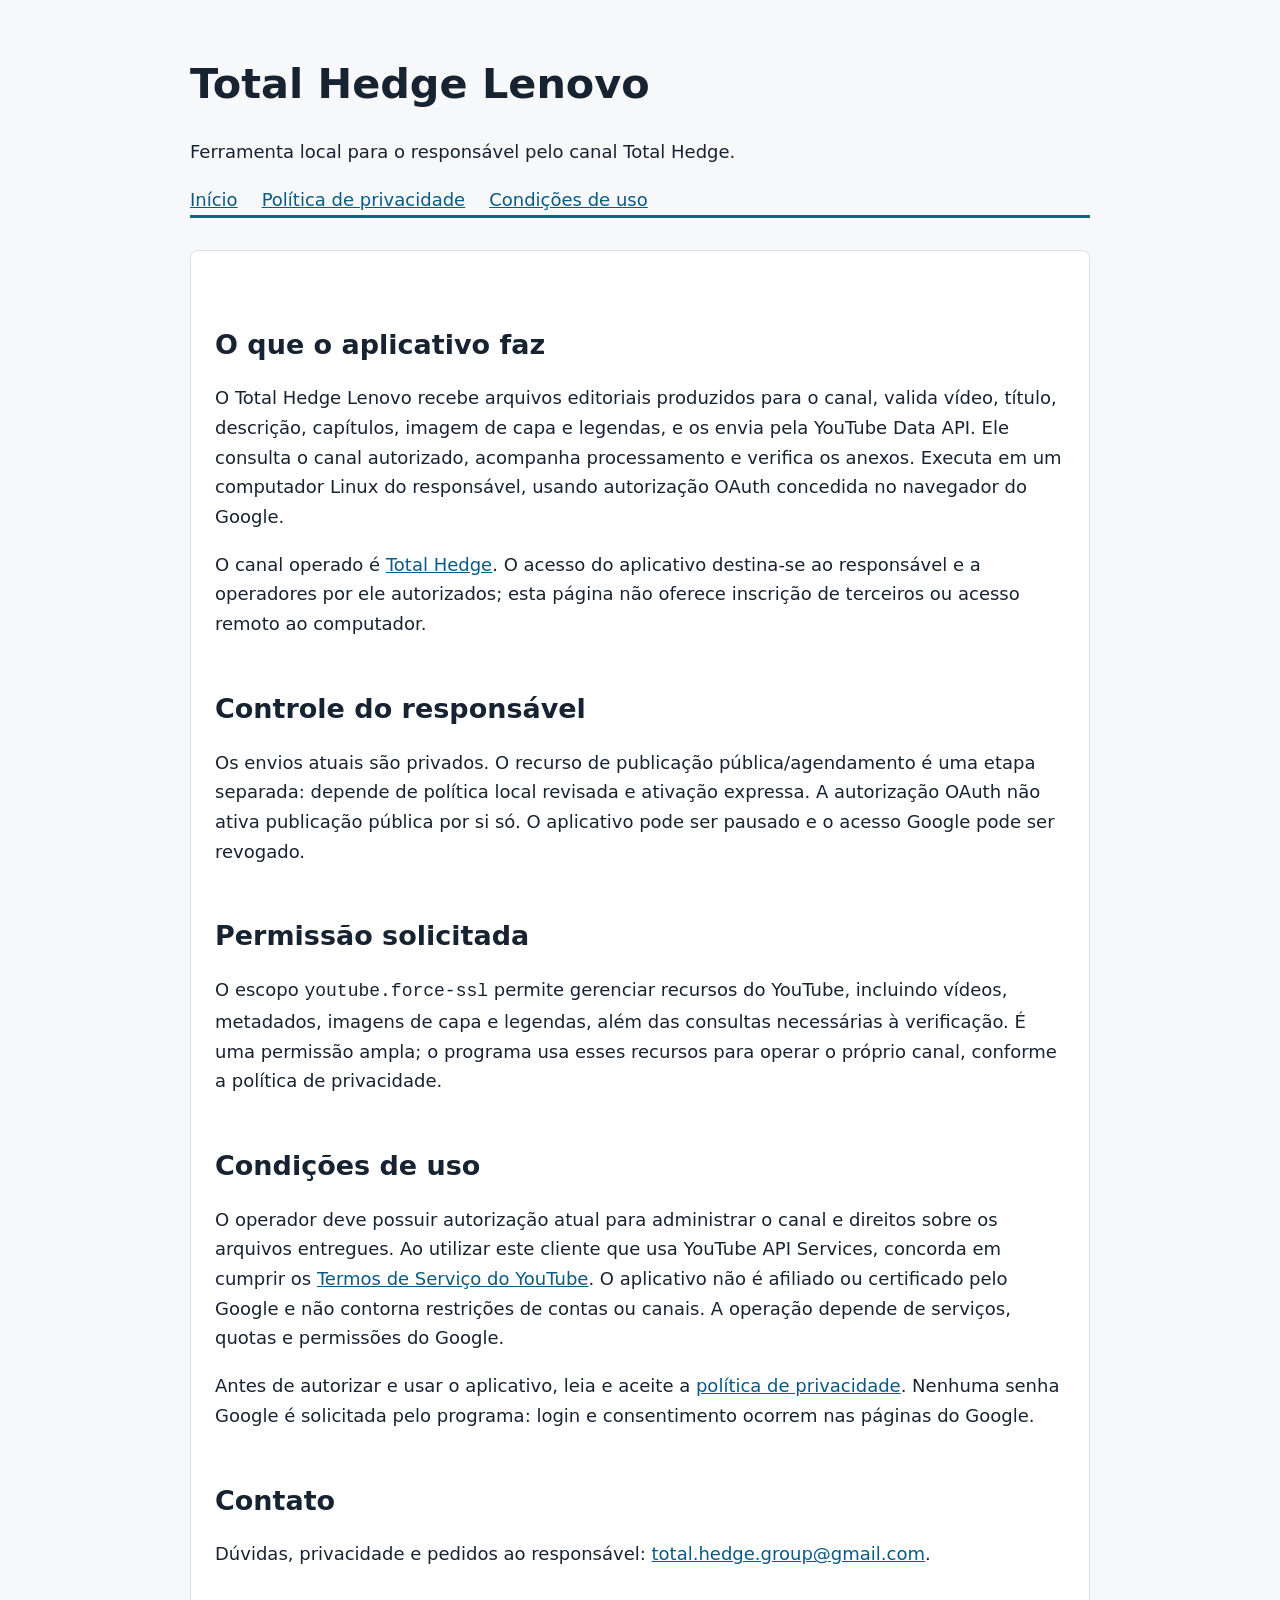
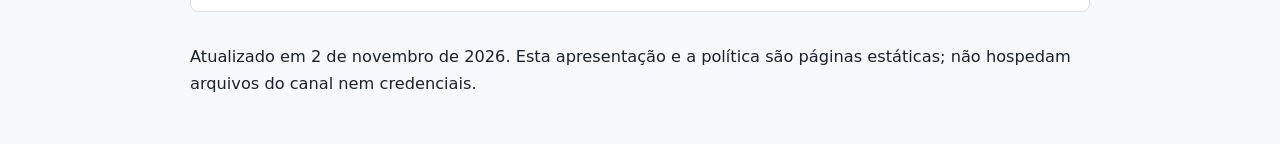
<file: index.html>
<!doctype html><html lang="pt-BR"><head><meta charset="utf-8"><meta name="viewport" content="width=device-width,initial-scale=1"><meta name="description" content="Total Hedge Lenovo: ferramenta local para entregar e operar vídeos do canal Total Hedge por meio da YouTube Data API."><title>Total Hedge Lenovo</title><link rel="stylesheet" href="style.css"><link rel="canonical" href="https://userfirstlayer.github.io/"></head><body><header><h1>Total Hedge Lenovo</h1><p>Ferramenta local para o responsável pelo canal Total Hedge.</p><nav aria-label="Navegação"><a href="index.html">Início</a><a href="privacy.html">Política de privacidade</a><a href="#termos">Condições de uso</a></nav></header><main><h2>O que o aplicativo faz</h2><p>O Total Hedge Lenovo recebe arquivos editoriais produzidos para o canal, valida vídeo, título, descrição, capítulos, imagem de capa e legendas, e os envia pela YouTube Data API. Ele consulta o canal autorizado, acompanha processamento e verifica os anexos. Executa em um computador Linux do responsável, usando autorização OAuth concedida no navegador do Google.</p><p>O canal operado é <a href="https://www.youtube.com/channel/UCEA3nNfldUeijcBn6Y5ctZQ">Total Hedge</a>. O acesso do aplicativo destina-se ao responsável e a operadores por ele autorizados; esta página não oferece inscrição de terceiros ou acesso remoto ao computador.</p><h2>Controle do responsável</h2><p>Os envios atuais são privados. O recurso de publicação pública/agendamento é uma etapa separada: depende de política local revisada e ativação expressa. A autorização OAuth não ativa publicação pública por si só. O aplicativo pode ser pausado e o acesso Google pode ser revogado.</p><h2>Permissão solicitada</h2><p>O escopo <code>youtube.force-ssl</code> permite gerenciar recursos do YouTube, incluindo vídeos, metadados, imagens de capa e legendas, além das consultas necessárias à verificação. É uma permissão ampla; o programa usa esses recursos para operar o próprio canal, conforme a política de privacidade.</p><h2 id="termos">Condições de uso</h2><p>O operador deve possuir autorização atual para administrar o canal e direitos sobre os arquivos entregues. Ao utilizar este cliente que usa YouTube API Services, concorda em cumprir os <a href="https://www.youtube.com/t/terms">Termos de Serviço do YouTube</a>. O aplicativo não é afiliado ou certificado pelo Google e não contorna restrições de contas ou canais. A operação depende de serviços, quotas e permissões do Google.</p><p>Antes de autorizar e usar o aplicativo, leia e aceite a <a href="privacy.html">política de privacidade</a>. Nenhuma senha Google é solicitada pelo programa: login e consentimento ocorrem nas páginas do Google.</p><h2>Contato</h2><p>Dúvidas, privacidade e pedidos ao responsável: <a href="mailto:total.hedge.group@gmail.com">total.hedge.group@gmail.com</a>.</p></main><footer><p>Atualizado em 2 de novembro de 2026. Esta apresentação e a política são páginas estáticas; não hospedam arquivos do canal nem credenciais.</p></footer></body></html>
</file>
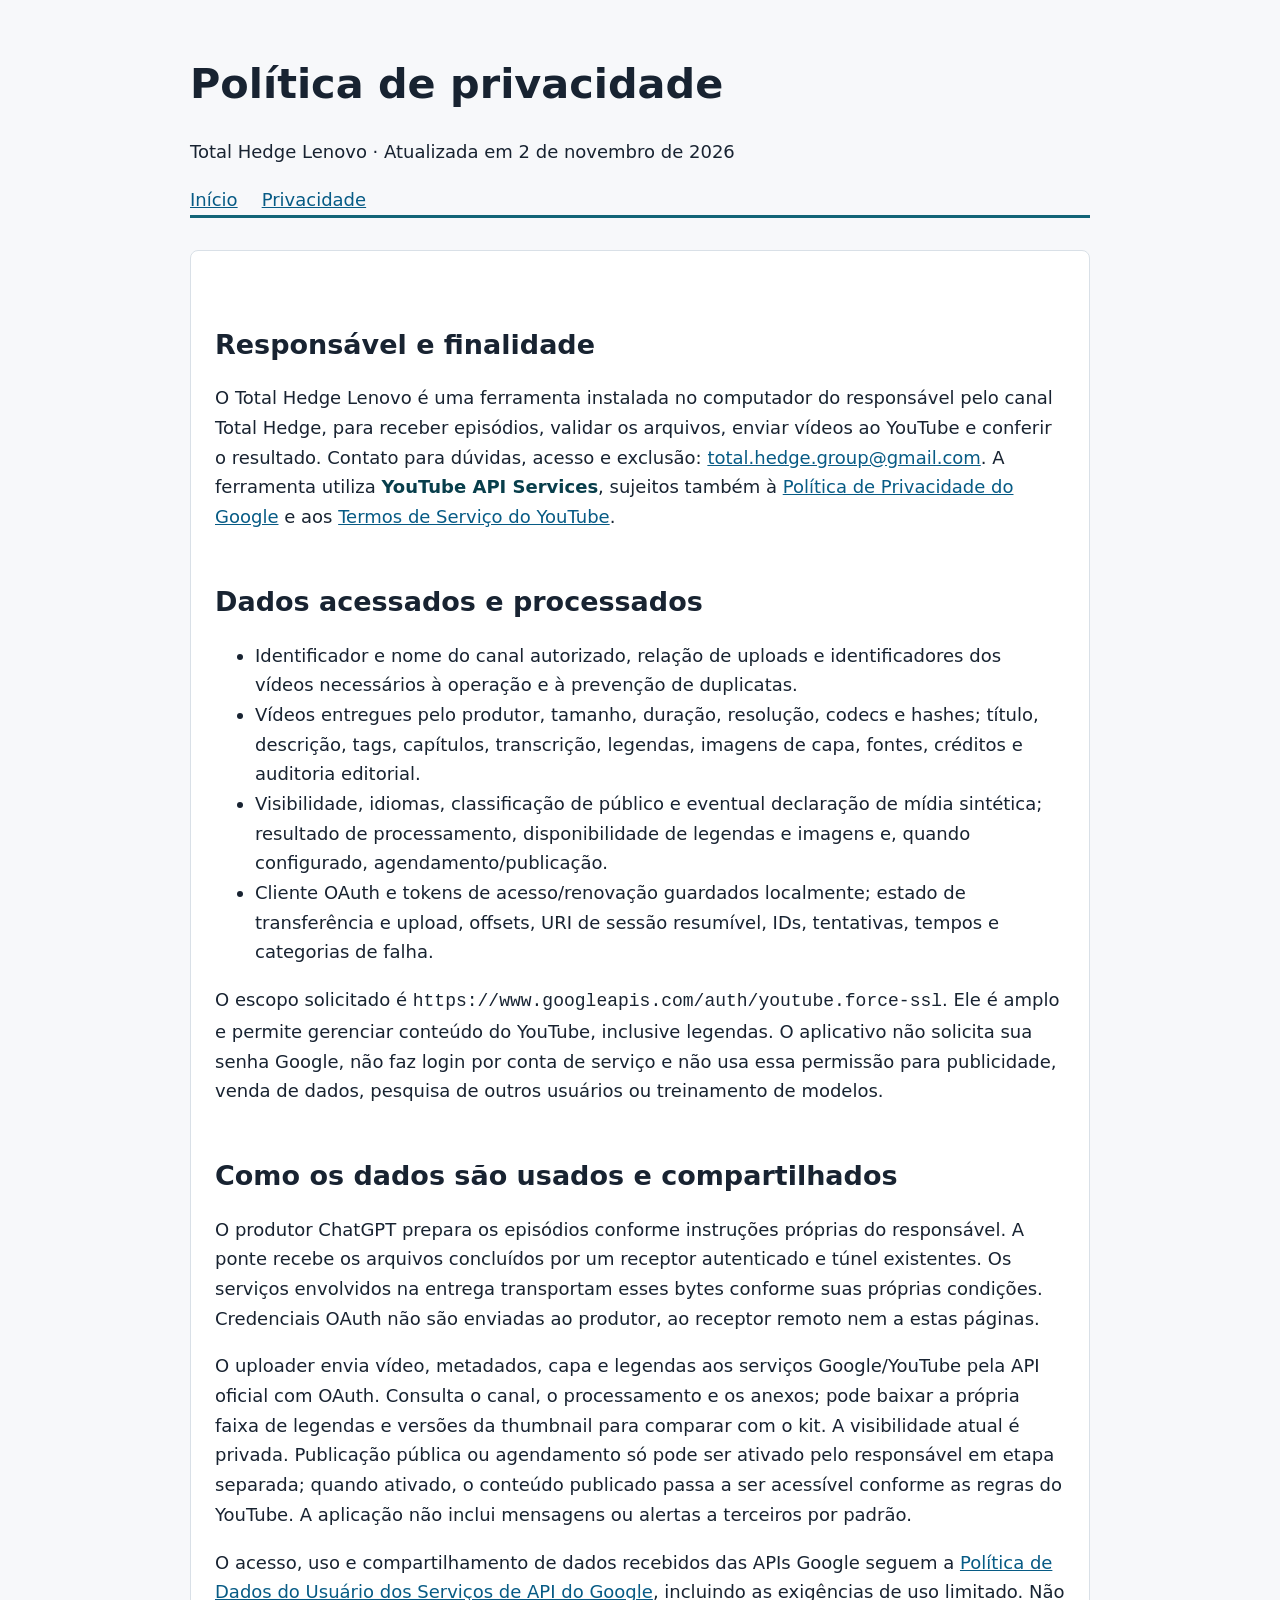
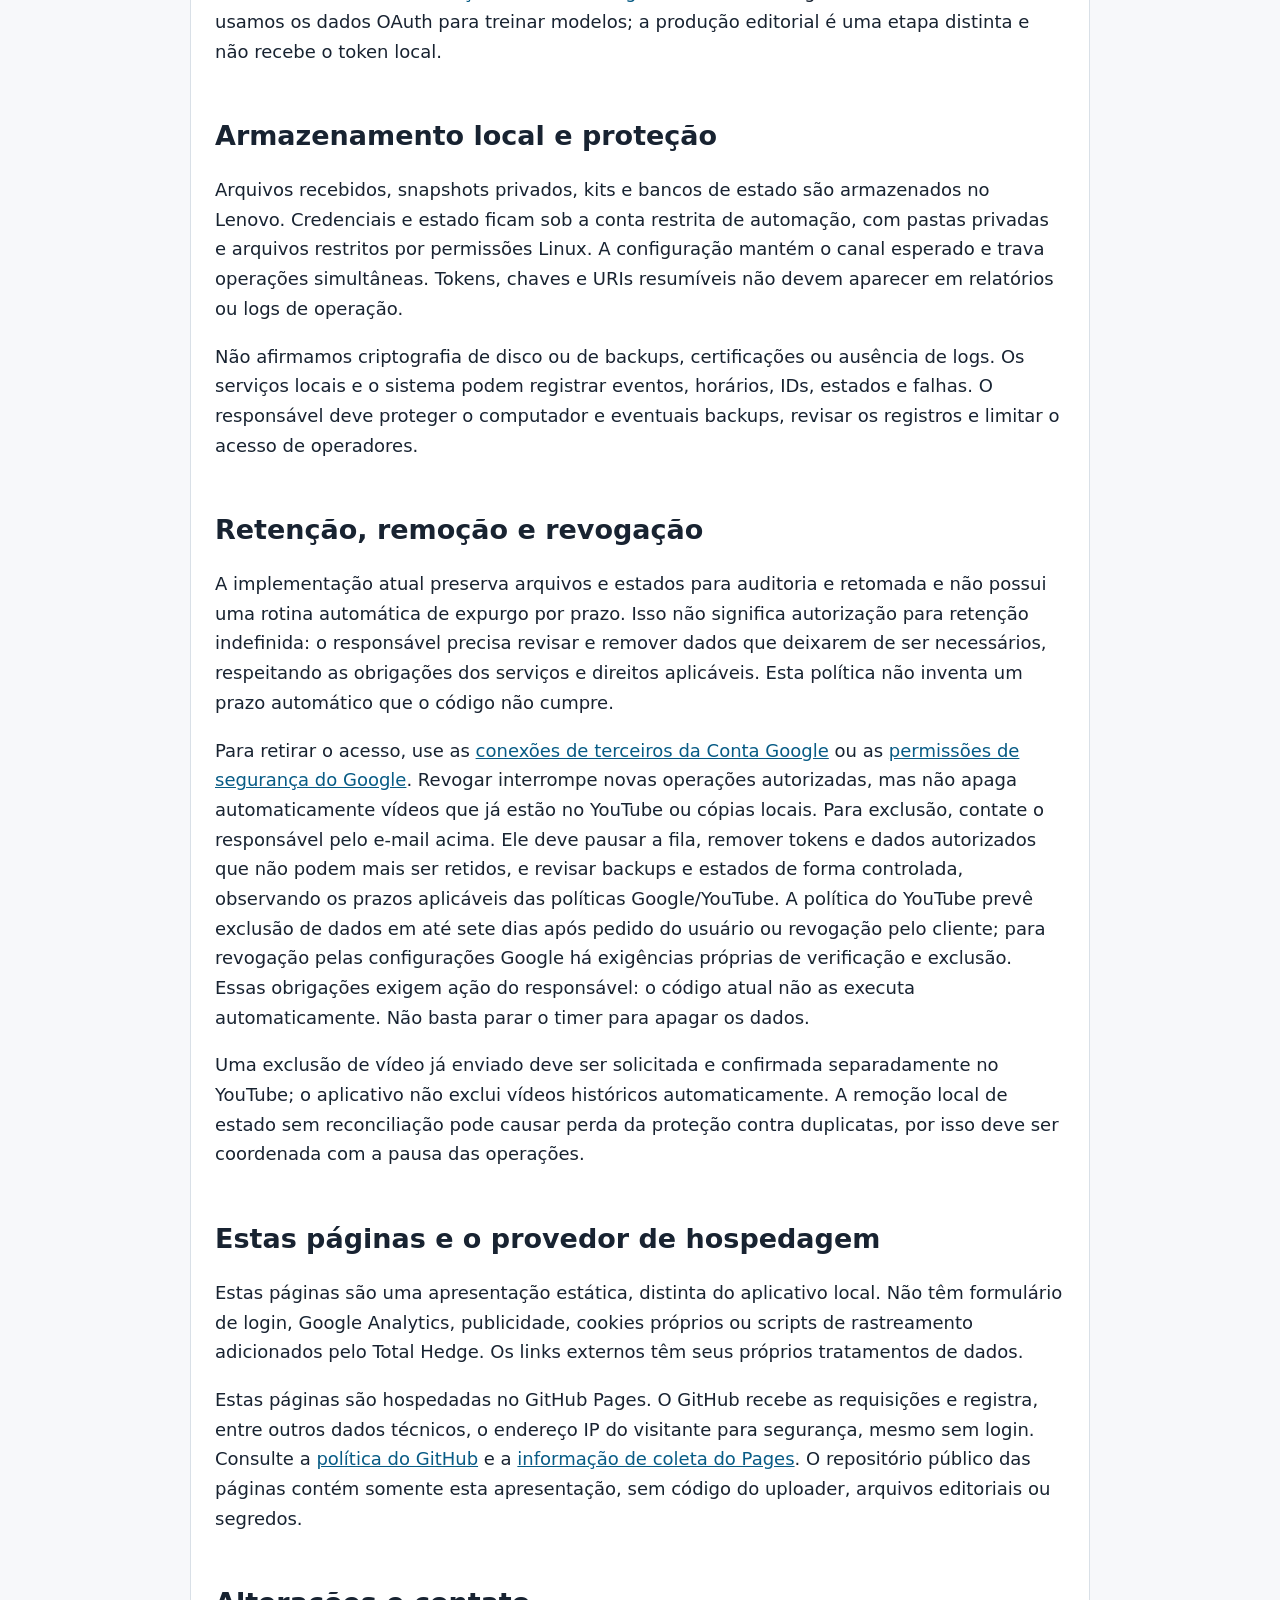
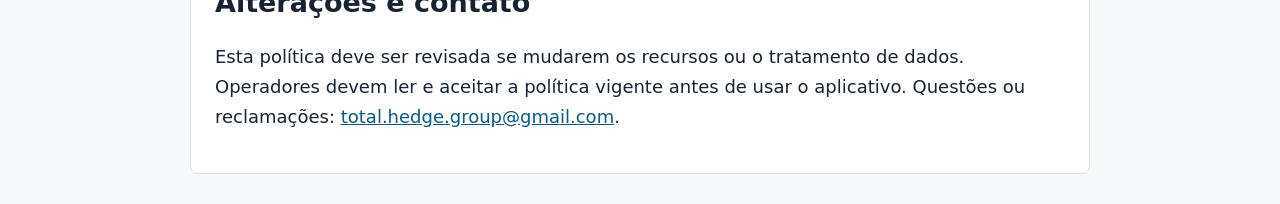
<file: privacy.html>
<!doctype html><html lang="pt-BR"><head><meta charset="utf-8"><meta name="viewport" content="width=device-width,initial-scale=1"><title>Privacidade — Total Hedge Lenovo</title><link rel="stylesheet" href="style.css"><link rel="canonical" href="https://userfirstlayer.github.io/privacy.html"></head><body><header><h1>Política de privacidade</h1><p>Total Hedge Lenovo · Atualizada em 2 de novembro de 2026</p><nav aria-label="Navegação"><a href="index.html">Início</a><a href="privacy.html" aria-current="page">Privacidade</a></nav></header><main><h2>Responsável e finalidade</h2><p>O Total Hedge Lenovo é uma ferramenta instalada no computador do responsável pelo canal Total Hedge, para receber episódios, validar os arquivos, enviar vídeos ao YouTube e conferir o resultado. Contato para dúvidas, acesso e exclusão: <a href="mailto:total.hedge.group@gmail.com">total.hedge.group@gmail.com</a>. A ferramenta utiliza <strong>YouTube API Services</strong>, sujeitos também à <a href="https://policies.google.com/privacy">Política de Privacidade do Google</a> e aos <a href="https://www.youtube.com/t/terms">Termos de Serviço do YouTube</a>.</p><h2>Dados acessados e processados</h2><ul><li>Identificador e nome do canal autorizado, relação de uploads e identificadores dos vídeos necessários à operação e à prevenção de duplicatas.</li><li>Vídeos entregues pelo produtor, tamanho, duração, resolução, codecs e hashes; título, descrição, tags, capítulos, transcrição, legendas, imagens de capa, fontes, créditos e auditoria editorial.</li><li>Visibilidade, idiomas, classificação de público e eventual declaração de mídia sintética; resultado de processamento, disponibilidade de legendas e imagens e, quando configurado, agendamento/publicação.</li><li>Cliente OAuth e tokens de acesso/renovação guardados localmente; estado de transferência e upload, offsets, URI de sessão resumível, IDs, tentativas, tempos e categorias de falha.</li></ul><p>O escopo solicitado é <code>https://www.googleapis.com/auth/youtube.force-ssl</code>. Ele é amplo e permite gerenciar conteúdo do YouTube, inclusive legendas. O aplicativo não solicita sua senha Google, não faz login por conta de serviço e não usa essa permissão para publicidade, venda de dados, pesquisa de outros usuários ou treinamento de modelos.</p><h2>Como os dados são usados e compartilhados</h2><p>O produtor ChatGPT prepara os episódios conforme instruções próprias do responsável. A ponte recebe os arquivos concluídos por um receptor autenticado e túnel existentes. Os serviços envolvidos na entrega transportam esses bytes conforme suas próprias condições. Credenciais OAuth não são enviadas ao produtor, ao receptor remoto nem a estas páginas.</p><p>O uploader envia vídeo, metadados, capa e legendas aos serviços Google/YouTube pela API oficial com OAuth. Consulta o canal, o processamento e os anexos; pode baixar a própria faixa de legendas e versões da thumbnail para comparar com o kit. A visibilidade atual é privada. Publicação pública ou agendamento só pode ser ativado pelo responsável em etapa separada; quando ativado, o conteúdo publicado passa a ser acessível conforme as regras do YouTube. A aplicação não inclui mensagens ou alertas a terceiros por padrão.</p><p>O acesso, uso e compartilhamento de dados recebidos das APIs Google seguem a <a href="https://developers.google.com/terms/api-services-user-data-policy">Política de Dados do Usuário dos Serviços de API do Google</a>, incluindo as exigências de uso limitado. Não usamos os dados OAuth para treinar modelos; a produção editorial é uma etapa distinta e não recebe o token local.</p><h2>Armazenamento local e proteção</h2><p>Arquivos recebidos, snapshots privados, kits e bancos de estado são armazenados no Lenovo. Credenciais e estado ficam sob a conta restrita de automação, com pastas privadas e arquivos restritos por permissões Linux. A configuração mantém o canal esperado e trava operações simultâneas. Tokens, chaves e URIs resumíveis não devem aparecer em relatórios ou logs de operação.</p><p>Não afirmamos criptografia de disco ou de backups, certificações ou ausência de logs. Os serviços locais e o sistema podem registrar eventos, horários, IDs, estados e falhas. O responsável deve proteger o computador e eventuais backups, revisar os registros e limitar o acesso de operadores.</p><h2>Retenção, remoção e revogação</h2><p>A implementação atual preserva arquivos e estados para auditoria e retomada e não possui uma rotina automática de expurgo por prazo. Isso não significa autorização para retenção indefinida: o responsável precisa revisar e remover dados que deixarem de ser necessários, respeitando as obrigações dos serviços e direitos aplicáveis. Esta política não inventa um prazo automático que o código não cumpre.</p><p>Para retirar o acesso, use as <a href="https://myaccount.google.com/connections">conexões de terceiros da Conta Google</a> ou as <a href="https://security.google.com/settings/security/permissions">permissões de segurança do Google</a>. Revogar interrompe novas operações autorizadas, mas não apaga automaticamente vídeos que já estão no YouTube ou cópias locais. Para exclusão, contate o responsável pelo e-mail acima. Ele deve pausar a fila, remover tokens e dados autorizados que não podem mais ser retidos, e revisar backups e estados de forma controlada, observando os prazos aplicáveis das políticas Google/YouTube. A política do YouTube prevê exclusão de dados em até sete dias após pedido do usuário ou revogação pelo cliente; para revogação pelas configurações Google há exigências próprias de verificação e exclusão. Essas obrigações exigem ação do responsável: o código atual não as executa automaticamente. Não basta parar o timer para apagar os dados.</p><p>Uma exclusão de vídeo já enviado deve ser solicitada e confirmada separadamente no YouTube; o aplicativo não exclui vídeos históricos automaticamente. A remoção local de estado sem reconciliação pode causar perda da proteção contra duplicatas, por isso deve ser coordenada com a pausa das operações.</p><h2>Estas páginas e o provedor de hospedagem</h2><p>Estas páginas são uma apresentação estática, distinta do aplicativo local. Não têm formulário de login, Google Analytics, publicidade, cookies próprios ou scripts de rastreamento adicionados pelo Total Hedge. Os links externos têm seus próprios tratamentos de dados.</p><p>Estas páginas são hospedadas no GitHub Pages. O GitHub recebe as requisições e registra, entre outros dados técnicos, o endereço IP do visitante para segurança, mesmo sem login. Consulte a <a href="https://docs.github.com/en/site-policy/privacy-policies/github-general-privacy-statement">política do GitHub</a> e a <a href="https://docs.github.com/en/pages/getting-started-with-github-pages/what-is-github-pages#data-collection">informação de coleta do Pages</a>. O repositório público das páginas contém somente esta apresentação, sem código do uploader, arquivos editoriais ou segredos.</p><h2>Alterações e contato</h2><p>Esta política deve ser revisada se mudarem os recursos ou o tratamento de dados. Operadores devem ler e aceitar a política vigente antes de usar o aplicativo. Questões ou reclamações: <a href="mailto:total.hedge.group@gmail.com">total.hedge.group@gmail.com</a>.</p></main></body></html>
</file>
<file: style.css>
:root{color-scheme:light;font:18px/1.65 system-ui,sans-serif;color:#182331;background:#f7f8fa}body{max-width:900px;margin:auto;padding:32px 24px}header{border-bottom:3px solid #126477;margin-bottom:32px}nav{display:flex;gap:24px;flex-wrap:wrap}a{color:#075b85}h1,h2{line-height:1.2}h1{font-size:2.3rem}h2{margin-top:2em}main{background:white;padding:24px;border:1px solid #d9e0e7;border-radius:8px}footer{margin-top:32px;font-size:.9rem}code{overflow-wrap:anywhere}strong{color:#083e4b}
</file>
